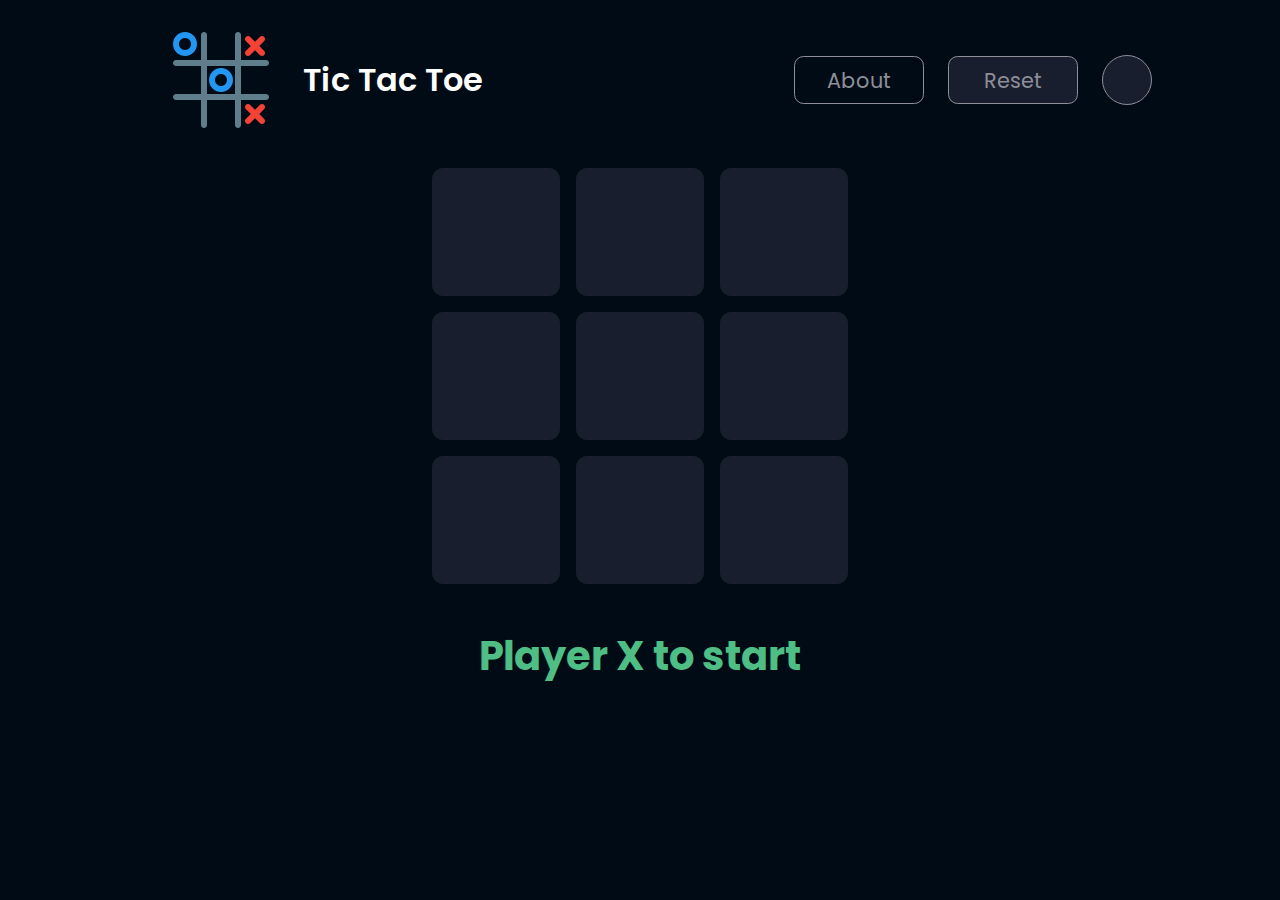
<file: index.html>
<!DOCTYPE html>
<html lang="en">
<head>
    <meta charset="UTF-8">
    <meta name="viewport" content="width=device-width, initial-scale=1.0">
    <title>Tic Tac Toe</title>
    <link rel="stylesheet" href="style.css">
    <link rel="stylesheet" href="https://cdnjs.cloudflare.com/ajax/libs/font-awesome/6.5.2/css/all.min.css" integrity="sha512-SnH5WK+bZxgPHs44uWIX+LLJAJ9/2PkPKZ5QiAj6Ta86w+fsb2TkcmfRyVX3pBnMFcV7oQPJkl9QevSCWr3W6A==" crossorigin="anonymous" referrerpolicy="no-referrer" />
    <link href='https://fonts.googleapis.com/css?family=Poppins' rel='stylesheet'>
</head>
<body>
    <nav>
        <div class="logo-container">
            <img src="./images/logo.png" alt="">
            <div class="title">
                <span>Tic Tac Toe</span>
            </div>
        </div>
        <div class="menu">
            <div class="about-btn btn"><a href="./about.html">About</a></div>
            <div id="reset-btn" class="btn">Reset</div>
            <div id="mode-btn"><i class="fa-solid fa-moon"></i></div>
        </div>
    </nav>

    <div class="game">
        <button class="box"></button>
        <button class="box"></button>
        <button class="box"></button>
        <button class="box"></button>
        <button class="box"></button>
        <button class="box"></button>
        <button class="box"></button>
        <button class="box"></button>
        <button class="box"></button>
    </div>

    <div id="message-container">
        <h1 id="message">Player X to start</h1>
    </div>

    <script src="./script.js"></script>
</body>
</html>
</file>
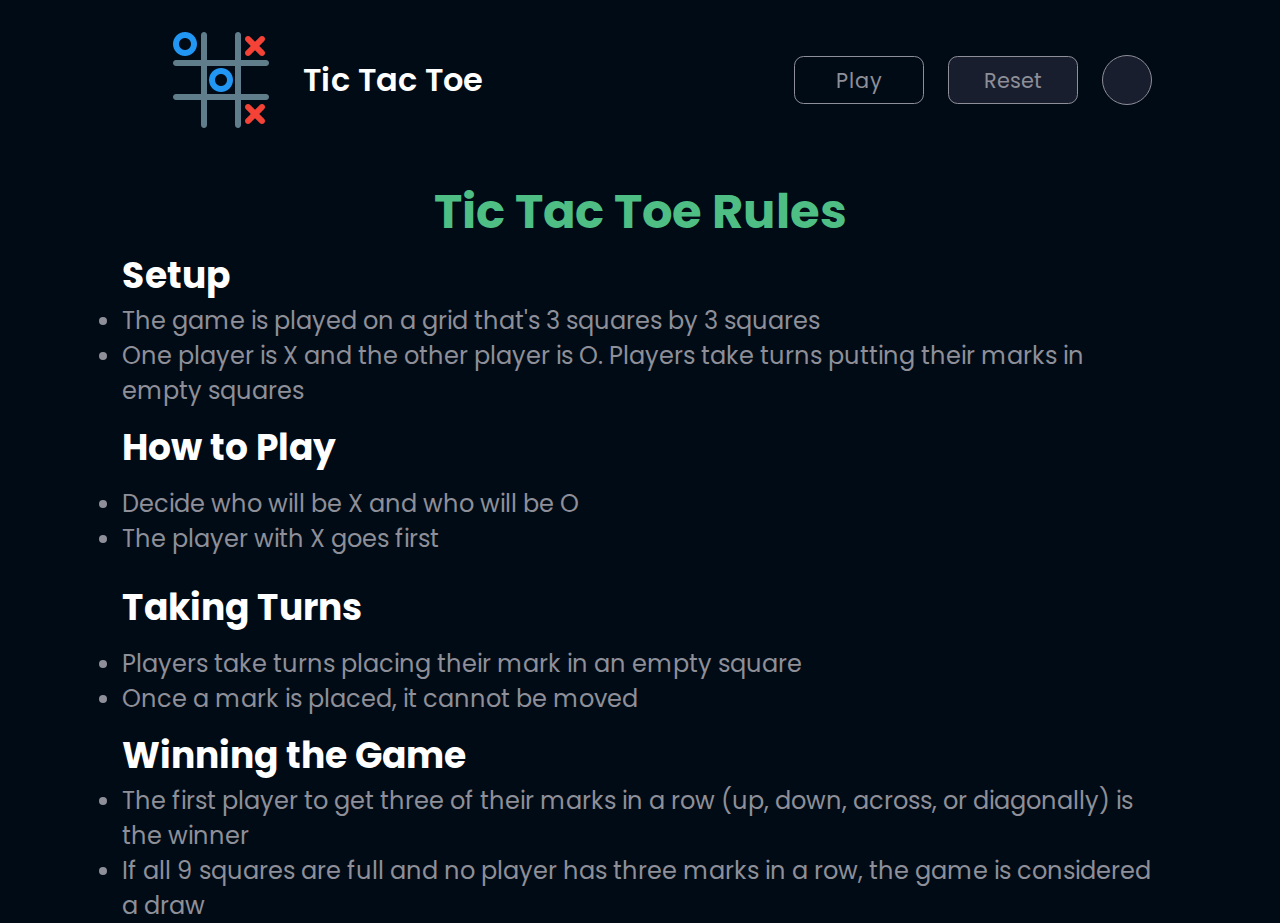
<file: about.html>
<!DOCTYPE html>
<html lang="en">
<head>
    <meta charset="UTF-8">
    <meta name="viewport" content="width=device-width, initial-scale=1.0">
    <title>Tic Tac Toe</title>
    <link rel="stylesheet" href="style.css">
    <link rel="stylesheet" href="https://cdnjs.cloudflare.com/ajax/libs/font-awesome/6.5.2/css/all.min.css" integrity="sha512-SnH5WK+bZxgPHs44uWIX+LLJAJ9/2PkPKZ5QiAj6Ta86w+fsb2TkcmfRyVX3pBnMFcV7oQPJkl9QevSCWr3W6A==" crossorigin="anonymous" referrerpolicy="no-referrer" />
    <link href='https://fonts.googleapis.com/css?family=Poppins' rel='stylesheet'>
</head>
<body>
    <nav>
        <div class="logo-container">
            <img src="./images/logo.png" alt="">
            <div class="title">
                Tic Tac Toe
            </div>
        </div>
        <div class="menu">
            <div class="about-btn btn"><a href="./index.html">Play</a></div>
            <div id="reset-btn" class="btn">Reset</div>
            <div id="mode-btn"><i class="fa-solid fa-moon"></i></div>
        </div>
    </nav>

    <div class="rules">
        <h1>Tic Tac Toe Rules</h1>
        <div class="rule">
            <div class="rule-heading">
                Setup
            </div>
            <ul class="rule-desc">
                <li>The game is played on a grid that's 3 squares by 3 squares</li>
                <li>One player is X and the other player is O. Players take turns putting their marks in empty squares</li>
            </ul>
        </div>
        
        <div class="rule">
            <div class="rule-heading">
                How to Play
            </div>
            <ul class="rule-desc">
                <li>Decide who will be X and who will be O</li>
                <li>The player with X goes first</li>
            </ul>
        </div>
        
        <div class="rule">
            <div class="rule-heading">
                Taking Turns
            </div>
            <ul class="rule-desc">
                <li>Players take turns placing their mark in an empty square</li>
                <li>Once a mark is placed, it cannot be moved</li>
            </ul>
        </div>
        
        <div class="rule">
            <div class="rule-heading">
                Winning the Game
            </div>
            <ul class="rule-desc">
                <li>The first player to get three of their marks in a row (up, down, across, or diagonally) is the winner</li>
                <li>If all 9 squares are full and no player has three marks in a row, the game is considered a draw</li>
            </ul>
        </div>
    </div>

    <script src="./script.js"></script>

</body>
</html>
</file>
<file: style.css>
*{
    margin: 0;
    padding: 0;
    box-sizing: border-box;
    font-family: 'Poppins';
    text-decoration: none;
}

:root{
    --primary-color: #010B15;
    --secondary-color: #191E2E;
    --nav-font-color: white;
    --font-color: #8E8F98;
    --x-color: #4EBE85;
    --o-color: #F34337;
}

.light-mode{
    /* #8E8F98 */
    --primary-color: white;
    --secondary-color: #191E2E;
    --nav-font-color: #010B15;
    --font-color: #191E2E;
    --x-color: #4EBE85;
    --o-color: #F34337;
}

body{
    height: 100vh;
    width: 100vw;
    background-color: var(--primary-color);
    overflow-x: hidden;
}

nav{
    width: 100%;
    height: 10rem;
    display: flex;
    justify-content: space-between;
    align-items: center;
    padding: 0 8rem;
}

.logo-container{
    height: 100%;
    width: 40%;
    display: flex;
    justify-content: center;
    gap: 1.5rem;
    align-items: center;
}

.title{
    color: var(--nav-font-color);
    font-size: 2rem;
    min-width: 200px;
    font-weight: 600;
    display: flex;
    justify-content: center;
    align-items: center;
    text-align: center;
}

.menu{
    width: auto;
    height: 100%;
    display: flex;
    justify-content: center;
    gap: 1.5rem;
    align-items: center;
}

.btn{
    height: 3rem;
    min-width: 130px;
    border-radius: 0.6rem;
    display: flex;
    justify-content: center;
    align-items: center;
    font-size: 1.3rem;
    border: 1.2px solid var(--font-color);
}

.about-btn > a{
    color: var(--font-color);
}

#reset-btn{
    background-color: var(--secondary-color);
    color: var(--font-color);
    cursor: pointer;
}

#mode-btn{
    min-height: 50px;
    min-width: 50px;
    border-radius: 50%;
    background-color: var(--secondary-color);
    border: 1.2px solid var(--font-color);
    display: flex;
    justify-content: center;
    align-items: center;
    cursor: pointer;
}

#mode-btn > i{
    color: #8E8F98;
    font-size: 1.7rem;
}

.game{
    height: 27rem;
    width: 27rem;
    margin: auto;
    display: grid;
    grid-template-rows: repeat(3, 1fr);
    grid-template-columns: repeat(3, 1fr);
    place-items: center;
}

.box{
    height: 8rem;
    width: 8rem;
    background-color: var(--secondary-color);
    border: none;
    border-radius: 0.7rem;
    display: flex;
    justify-content: center;
    align-items: center;
    font-size: 6rem;
    cursor: pointer;
}

#message-container{
    height: 8rem;
    width: 27rem;
    margin: auto;
    display: flex;
    justify-content: center;
    align-items: center;
}

#message{
    color: var(--x-color);
    font-size: 2.5rem;
}

/* this is about.css */

.rules{
    width: 100vw;
    display: flex;
    flex-direction: column;
    justify-content: space-evenly;
    align-items: center;
    padding: 1rem 4rem;
    color: var(--font-color);
}

.rules > h1{
    font-size: 3rem;
    color: var(--x-color);
}

.rule{
    width: 90%;
    height: 10rem;
    display: flex;
    flex-direction: column;
    justify-content: space-evenly;
    align-items: start;
}

.rule-heading{
    font-size: 2.25rem;
    font-weight: 700;
    color: white;
}

.rule-desc{
    font-size: 1.5rem;
}

/* responsive design */

@media screen and (min-width: 710px) and (max-width: 930px) {
    nav{
        padding: 0 2rem;
        display: flex;
        justify-content: space-evenly;
        align-items: center;
    }

    .logo-container{
        width: 50%;
        justify-content: center;
        gap: 0.25rem;
    }

    .rules{
        width: 100%;
        padding: 1rem 2rem;
        margin: 0;
    }

    .rule{
        width: 100%;
        height: auto;
        margin: 1rem 0;
    }

}

@media screen and (max-width: 710px) {
    nav{
        height: 15rem;
        display: flex;
        flex-direction: column;
        justify-content: center;
        align-items: start;
        padding: 1rem;
        gap: 2rem;
        margin-bottom: 1rem;
    }

    .logo-container{
        width: 100%;
    }

    .menu{
        width: 100%;
        gap: 0.6rem;
    }

    .btn{
        width: 40px;
    }

    #message-container{
        width: 100%;
        display: flex;
        justify-content: center;
        align-items: center;
    }

    #message{
        width: 100%;
        text-align: center;
    }

    .game{
        height: 21rem;
        width: 21rem;
    }
    
    .box{
        height: 6.5rem;
        width: 6.5rem;
    }

    .rules{
        width: 100%;
        padding: 1rem 2rem;
    }

    .rules > h1 {
        font-size: 2.25rem;
    }

    .rule{
        width: 100%;
        height: auto;
        margin: 1rem 0;
    }

}
</file>
